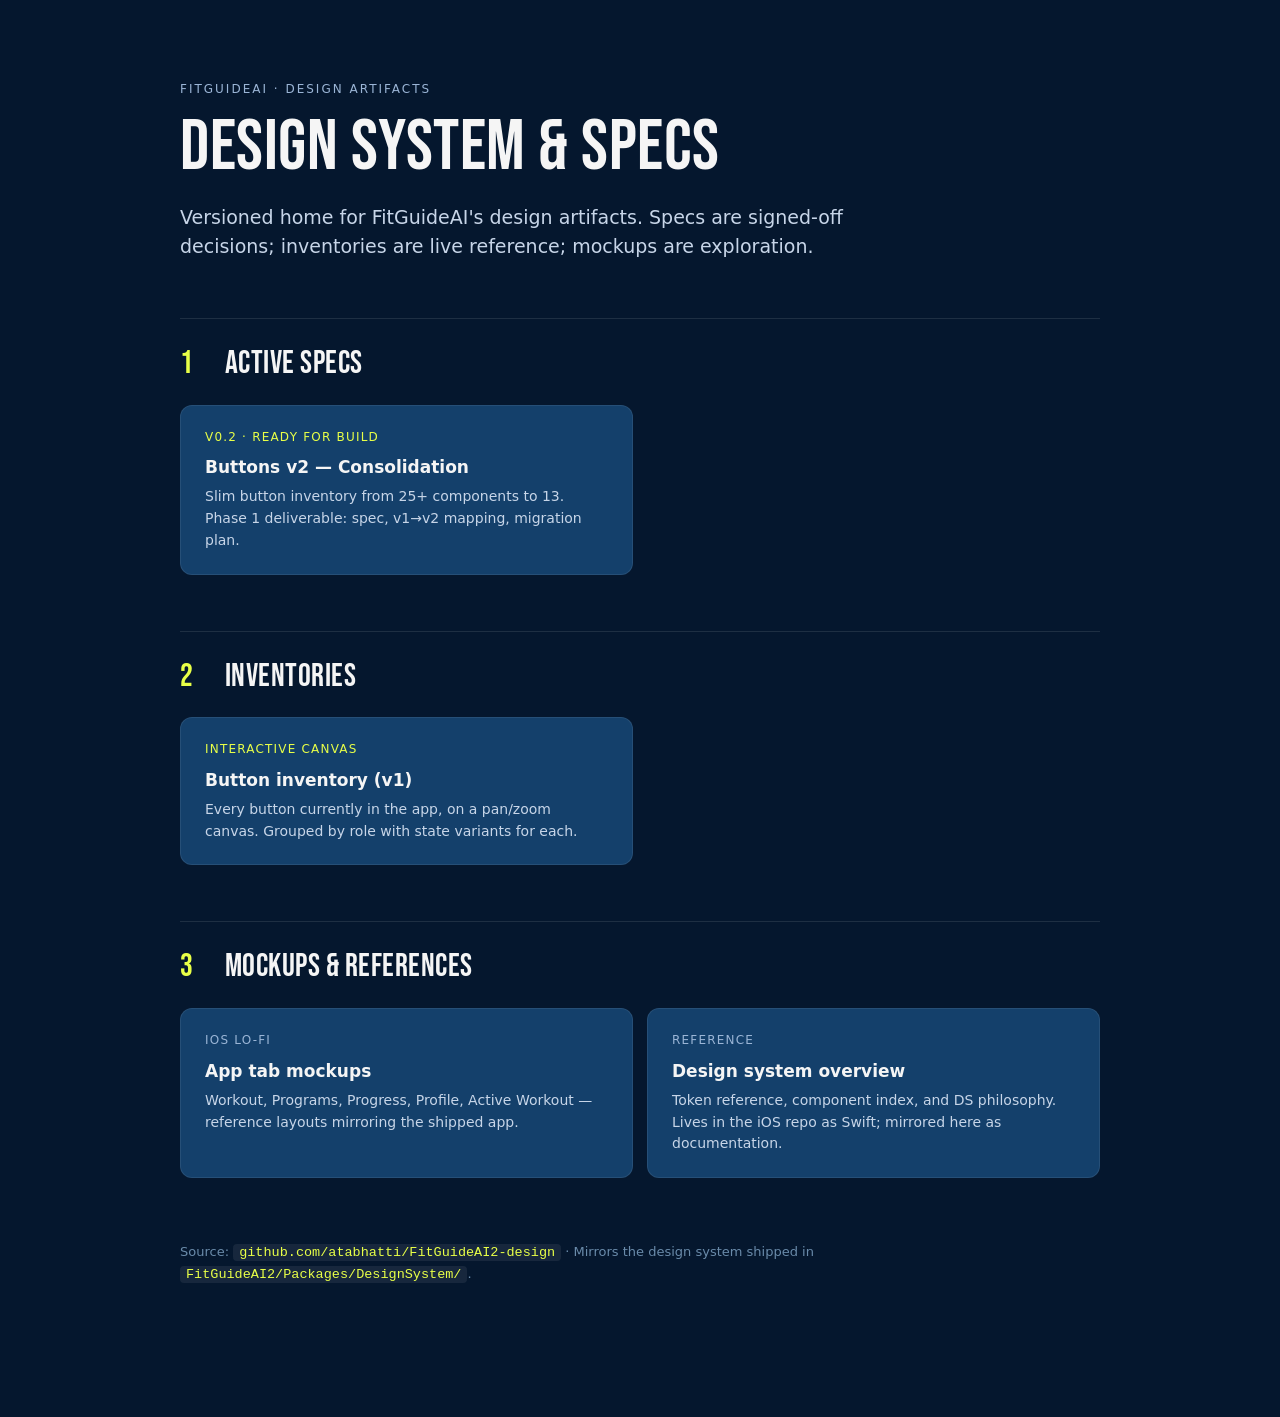
<file: index.html>
<!doctype html>
<html lang="en">
<head>
<meta charset="utf-8" />
<meta name="viewport" content="width=device-width,initial-scale=1" />
<title>FitGuideAI · Design</title>
<link rel="stylesheet" href="colors_and_type.css" />
<style>
  :root { color-scheme: dark; }
  html, body {
    margin: 0;
    background: #05172E;
    color: #F5F5F5;
    font-family: var(--font-sans, -apple-system, system-ui, sans-serif);
    font-size: 16px;
    line-height: 1.55;
  }
  .page { max-width: 920px; margin: 0 auto; padding: 80px 48px 120px; }
  .eyebrow {
    font-size: 12px; letter-spacing: 2px; text-transform: uppercase;
    color: #9BB5D6; margin-bottom: 12px;
  }
  h1 {
    font-family: var(--font-display, "Bebas Neue", Impact, sans-serif);
    font-weight: 400; font-size: 72px; line-height: 1.02;
    letter-spacing: 0.5px; margin: 0 0 16px;
  }
  .deck { font-size: 19px; color: #C7D5E8; margin-bottom: 56px; max-width: 720px; }
  h2 {
    font-family: var(--font-display, "Bebas Neue", Impact, sans-serif);
    font-weight: 400; font-size: 32px; letter-spacing: 0.5px;
    margin: 56px 0 16px; padding-top: 20px;
    border-top: 1px solid rgba(255,255,255,0.10);
  }
  h2 .num { color: #E8FF47; display: inline-block; width: 1.4em; }
  .grid { display: grid; grid-template-columns: repeat(2, 1fr); gap: 14px; margin: 0 0 24px; }
  a.card {
    display: block;
    background: #14406B;
    border: 1px solid rgba(255,255,255,0.08);
    border-radius: 12px;
    padding: 22px 24px;
    text-decoration: none;
    color: inherit;
    transition: border-color 0.15s ease, transform 0.15s ease;
  }
  a.card:hover { border-color: #E8FF47; transform: translateY(-1px); }
  a.card h3 {
    margin: 0 0 6px;
    font-size: 17px; font-weight: 600; color: #F5F5F5;
  }
  a.card .meta {
    font-size: 12px; letter-spacing: 1.2px; text-transform: uppercase;
    color: #E8FF47; margin-bottom: 8px;
  }
  a.card p {
    margin: 0; color: #C7D5E8; font-size: 14px;
  }
  a.card.muted .meta { color: #9BB5D6; }
  a.card.muted:hover { border-color: #9BB5D6; }
  .footnote { font-size: 13px; color: #6A8BAA; margin-top: 64px; }
  code { font-family: ui-monospace, "SF Mono", Menlo, monospace; font-size: 13.5px;
         background: rgba(255,255,255,0.07); padding: 1px 6px; border-radius: 4px; color: #E8FF47; }
</style>
</head>
<body>
<main class="page">

  <div class="eyebrow">FitGuideAI · Design Artifacts</div>
  <h1>Design System &amp; Specs</h1>
  <p class="deck">Versioned home for FitGuideAI's design artifacts. Specs are signed-off decisions; inventories are live reference; mockups are exploration.</p>

  <h2><span class="num">1</span>Active specs</h2>
  <div class="grid">
    <a class="card" href="buttons-v2-spec.html">
      <div class="meta">v0.2 · ready for build</div>
      <h3>Buttons v2 — Consolidation</h3>
      <p>Slim button inventory from 25+ components to 13. Phase 1 deliverable: spec, v1→v2 mapping, migration plan.</p>
    </a>
  </div>

  <h2><span class="num">2</span>Inventories</h2>
  <div class="grid">
    <a class="card" href="button_review/Buttons.html">
      <div class="meta">Interactive canvas</div>
      <h3>Button inventory (v1)</h3>
      <p>Every button currently in the app, on a pan/zoom canvas. Grouped by role with state variants for each.</p>
    </a>
  </div>

  <h2><span class="num">3</span>Mockups &amp; references</h2>
  <div class="grid">
    <a class="card muted" href="ui_kits/ios_app/index.html">
      <div class="meta">iOS lo-fi</div>
      <h3>App tab mockups</h3>
      <p>Workout, Programs, Progress, Profile, Active Workout — reference layouts mirroring the shipped app.</p>
    </a>
    <a class="card muted" href="README.md">
      <div class="meta">Reference</div>
      <h3>Design system overview</h3>
      <p>Token reference, component index, and DS philosophy. Lives in the iOS repo as Swift; mirrored here as documentation.</p>
    </a>
  </div>

  <p class="footnote">Source: <code>github.com/atabhatti/FitGuideAI2-design</code> · Mirrors the design system shipped in <code>FitGuideAI2/Packages/DesignSystem/</code>.</p>

</main>
</body>
</html>
</file>
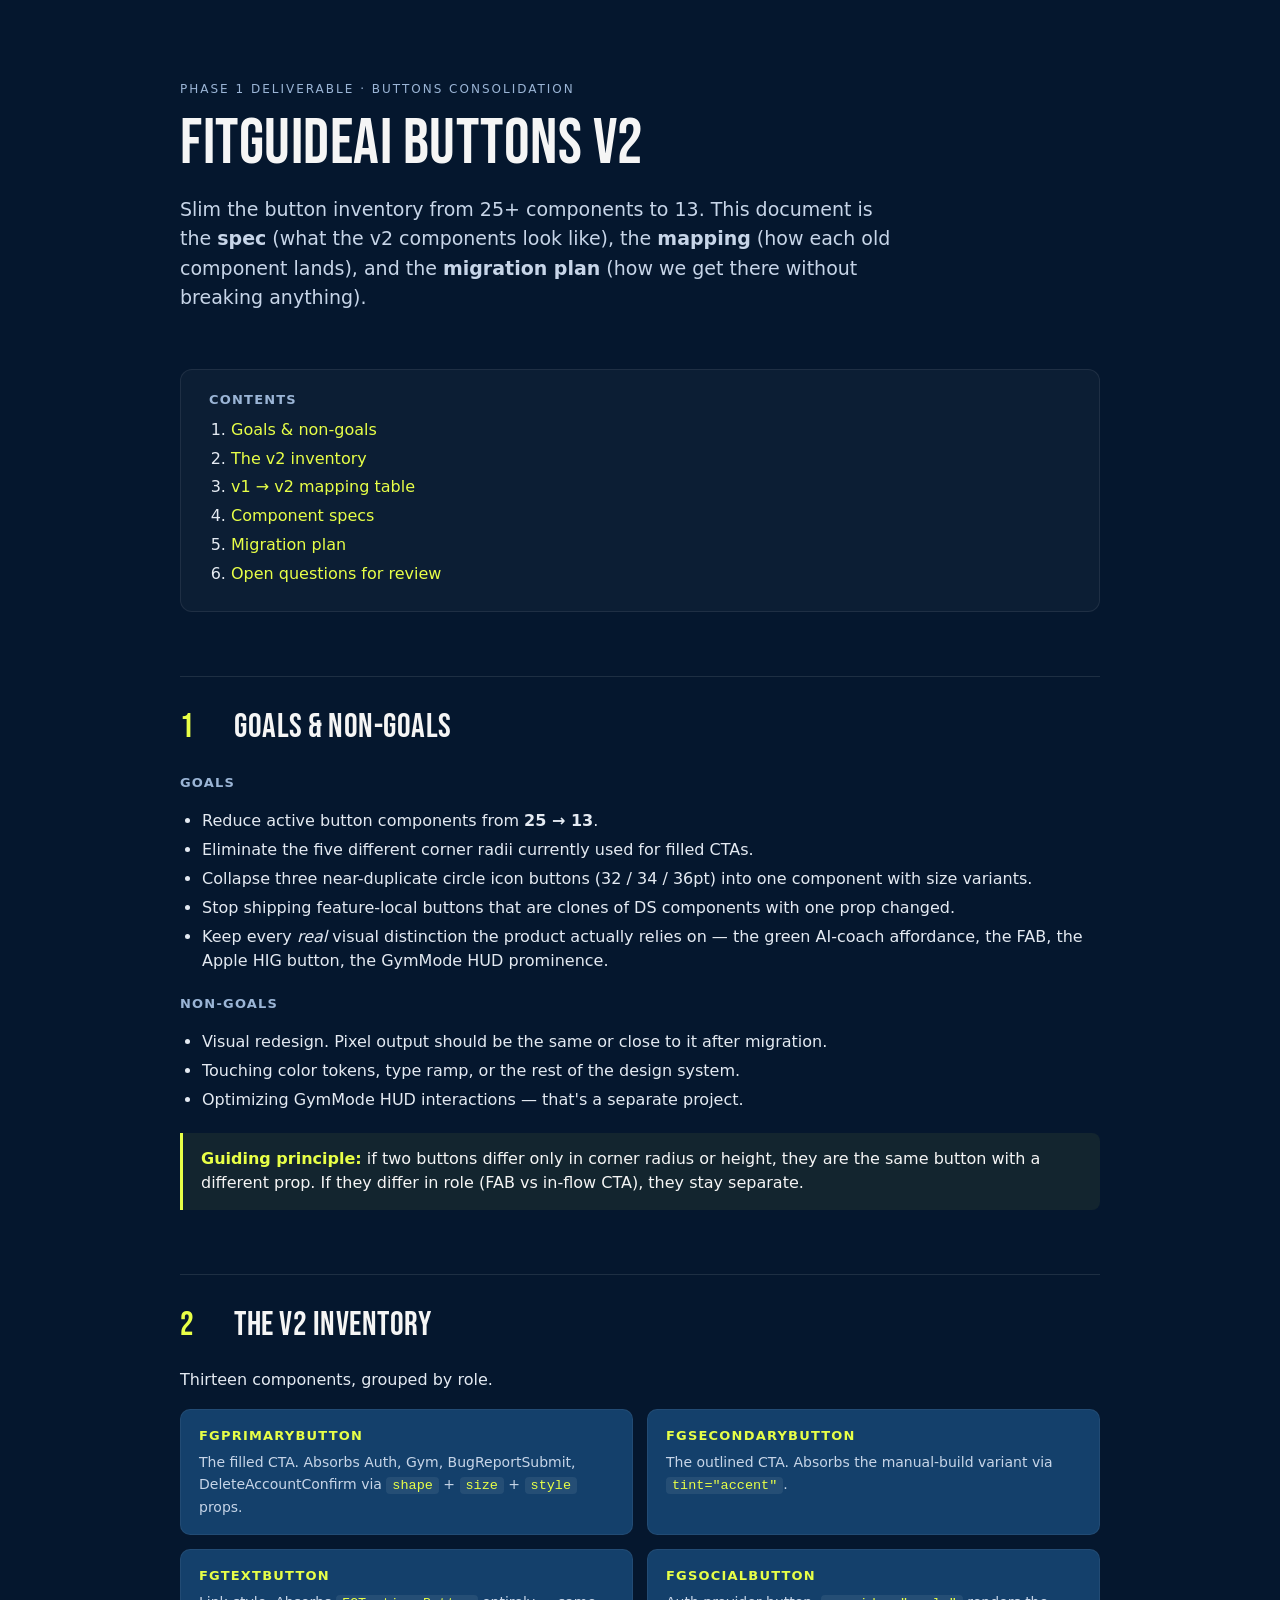
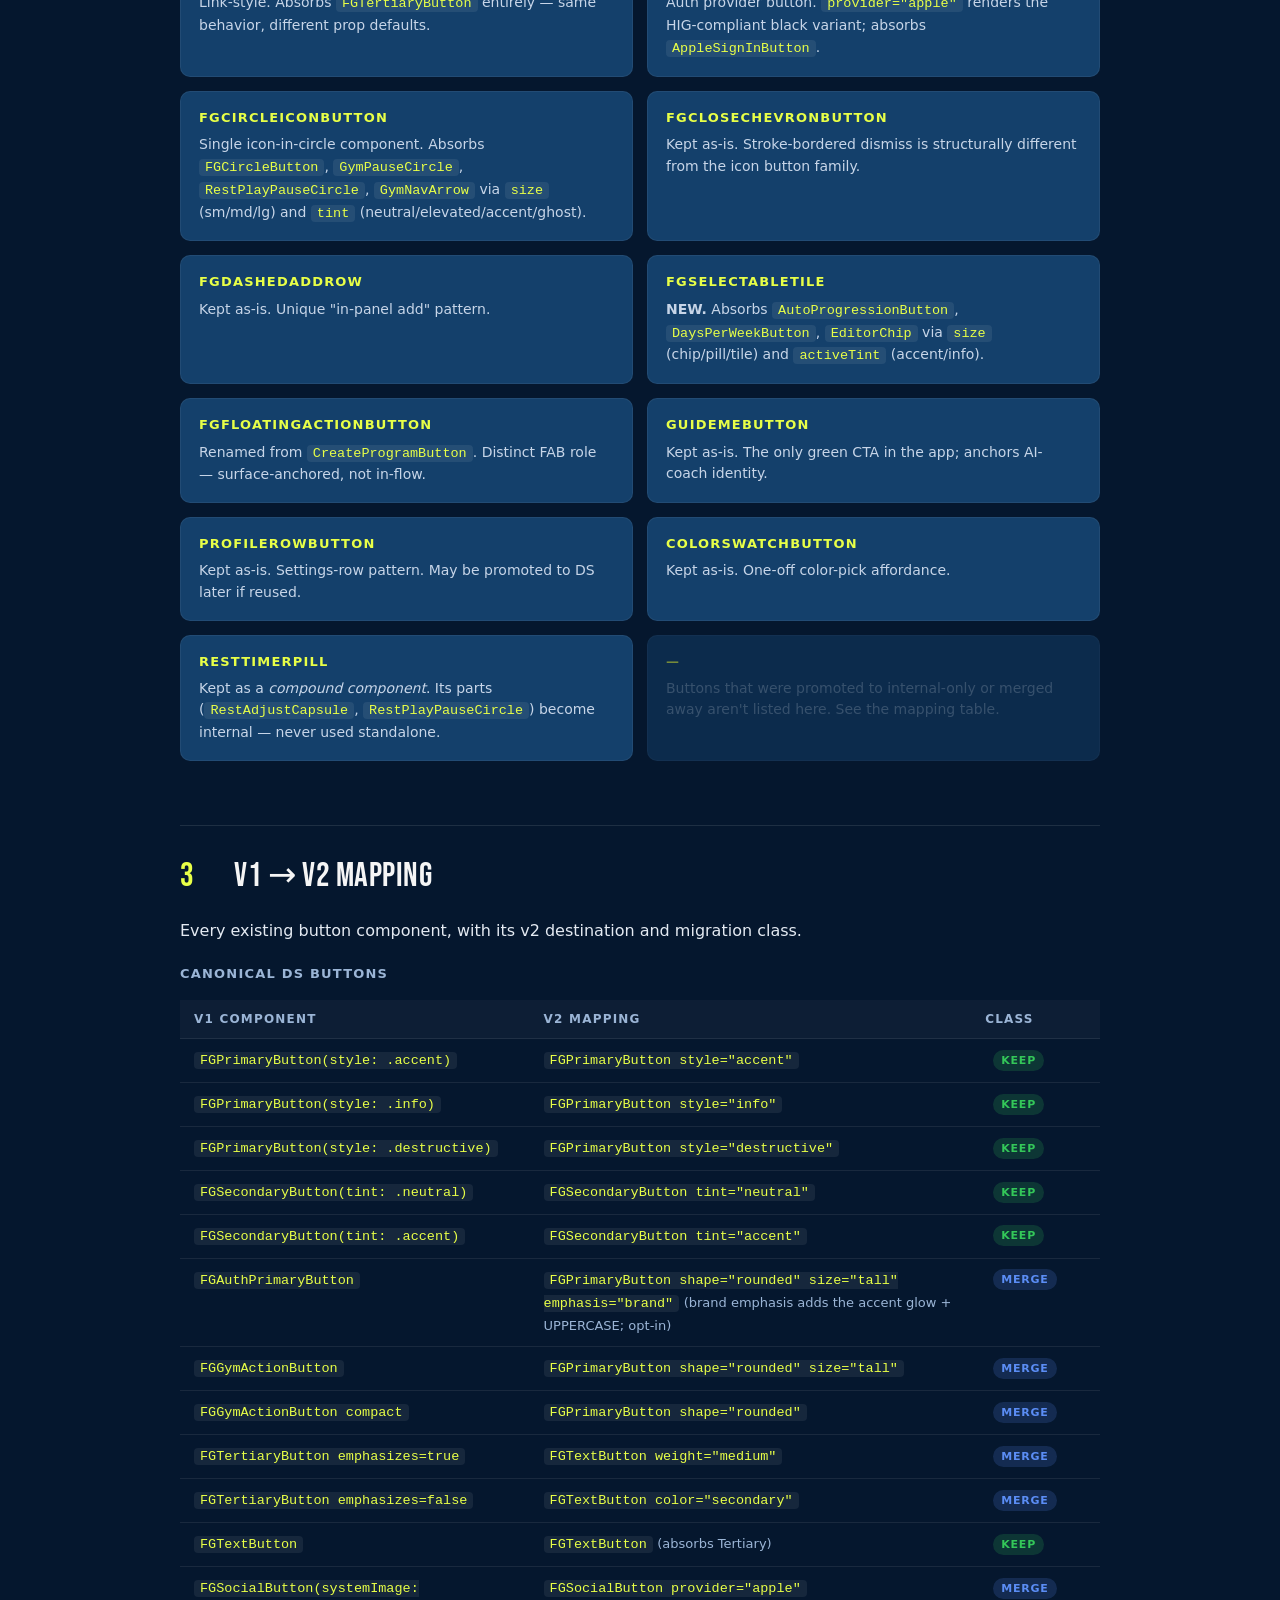
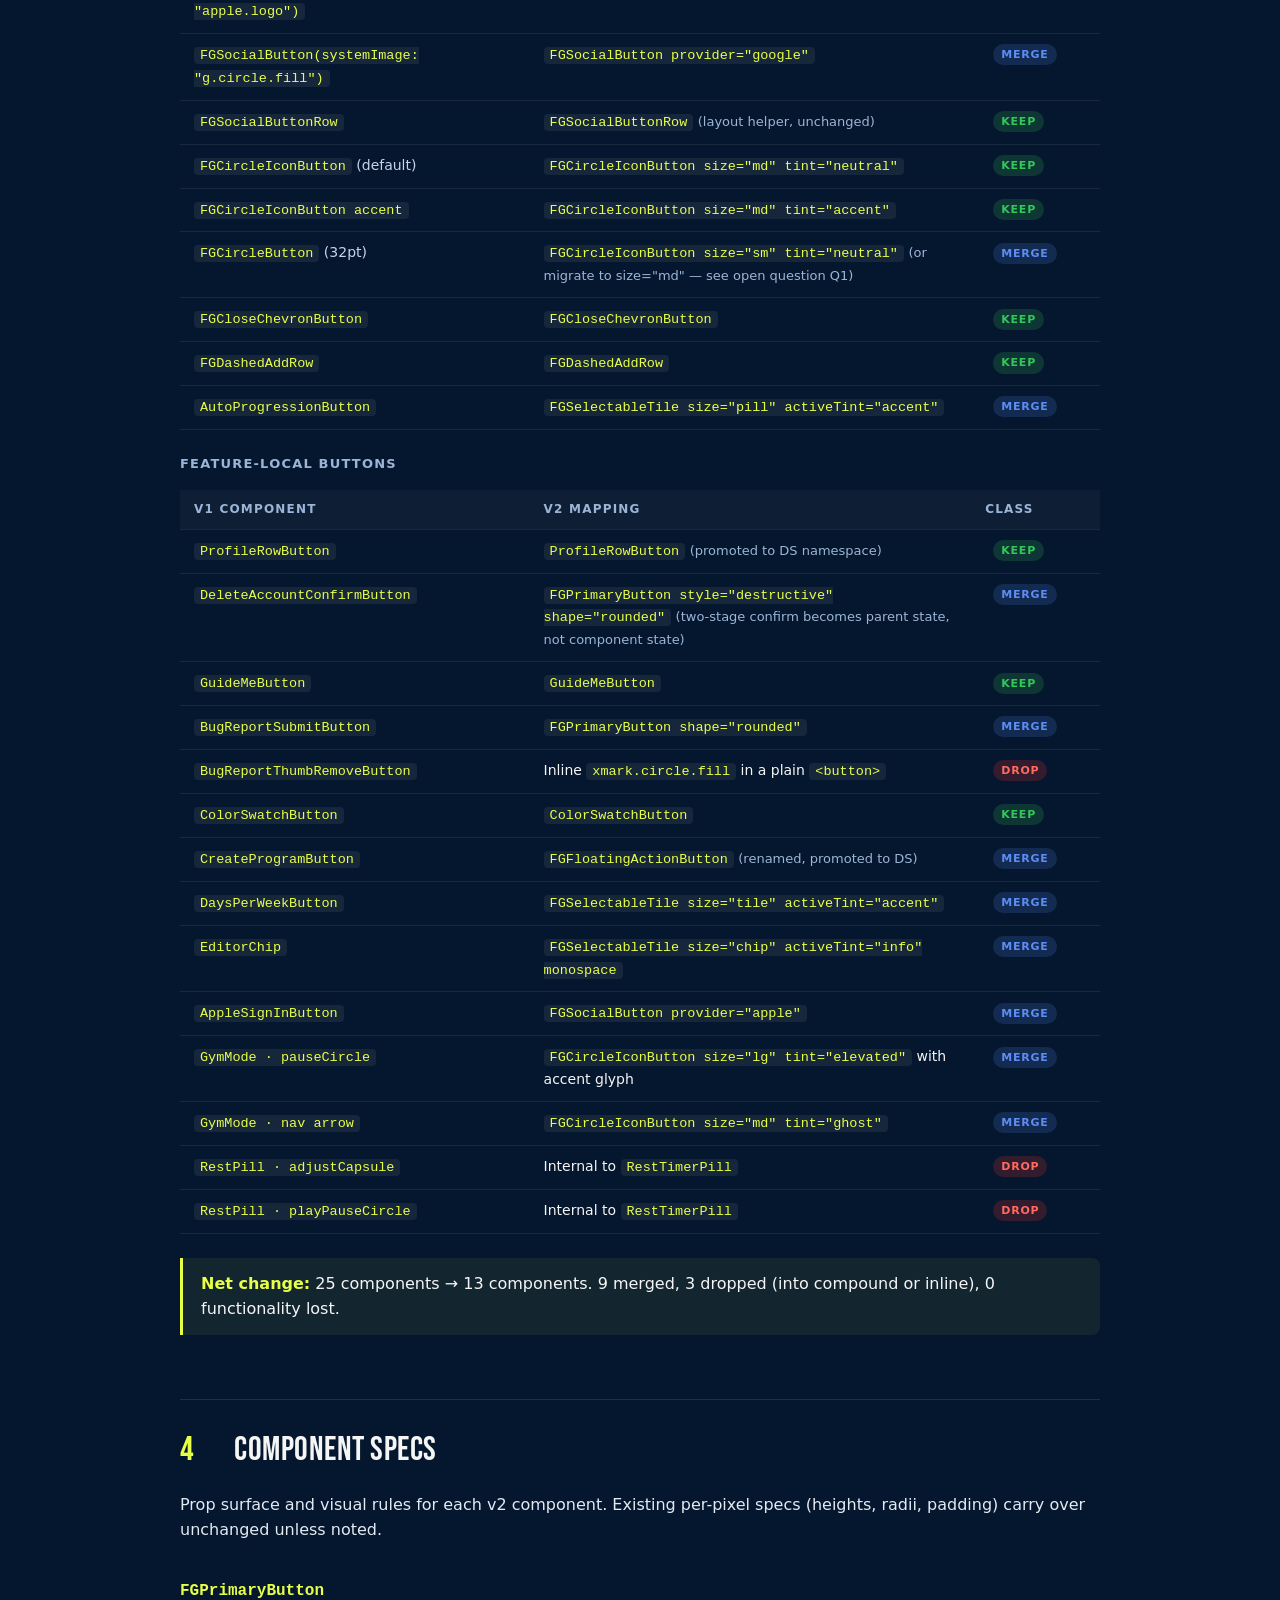
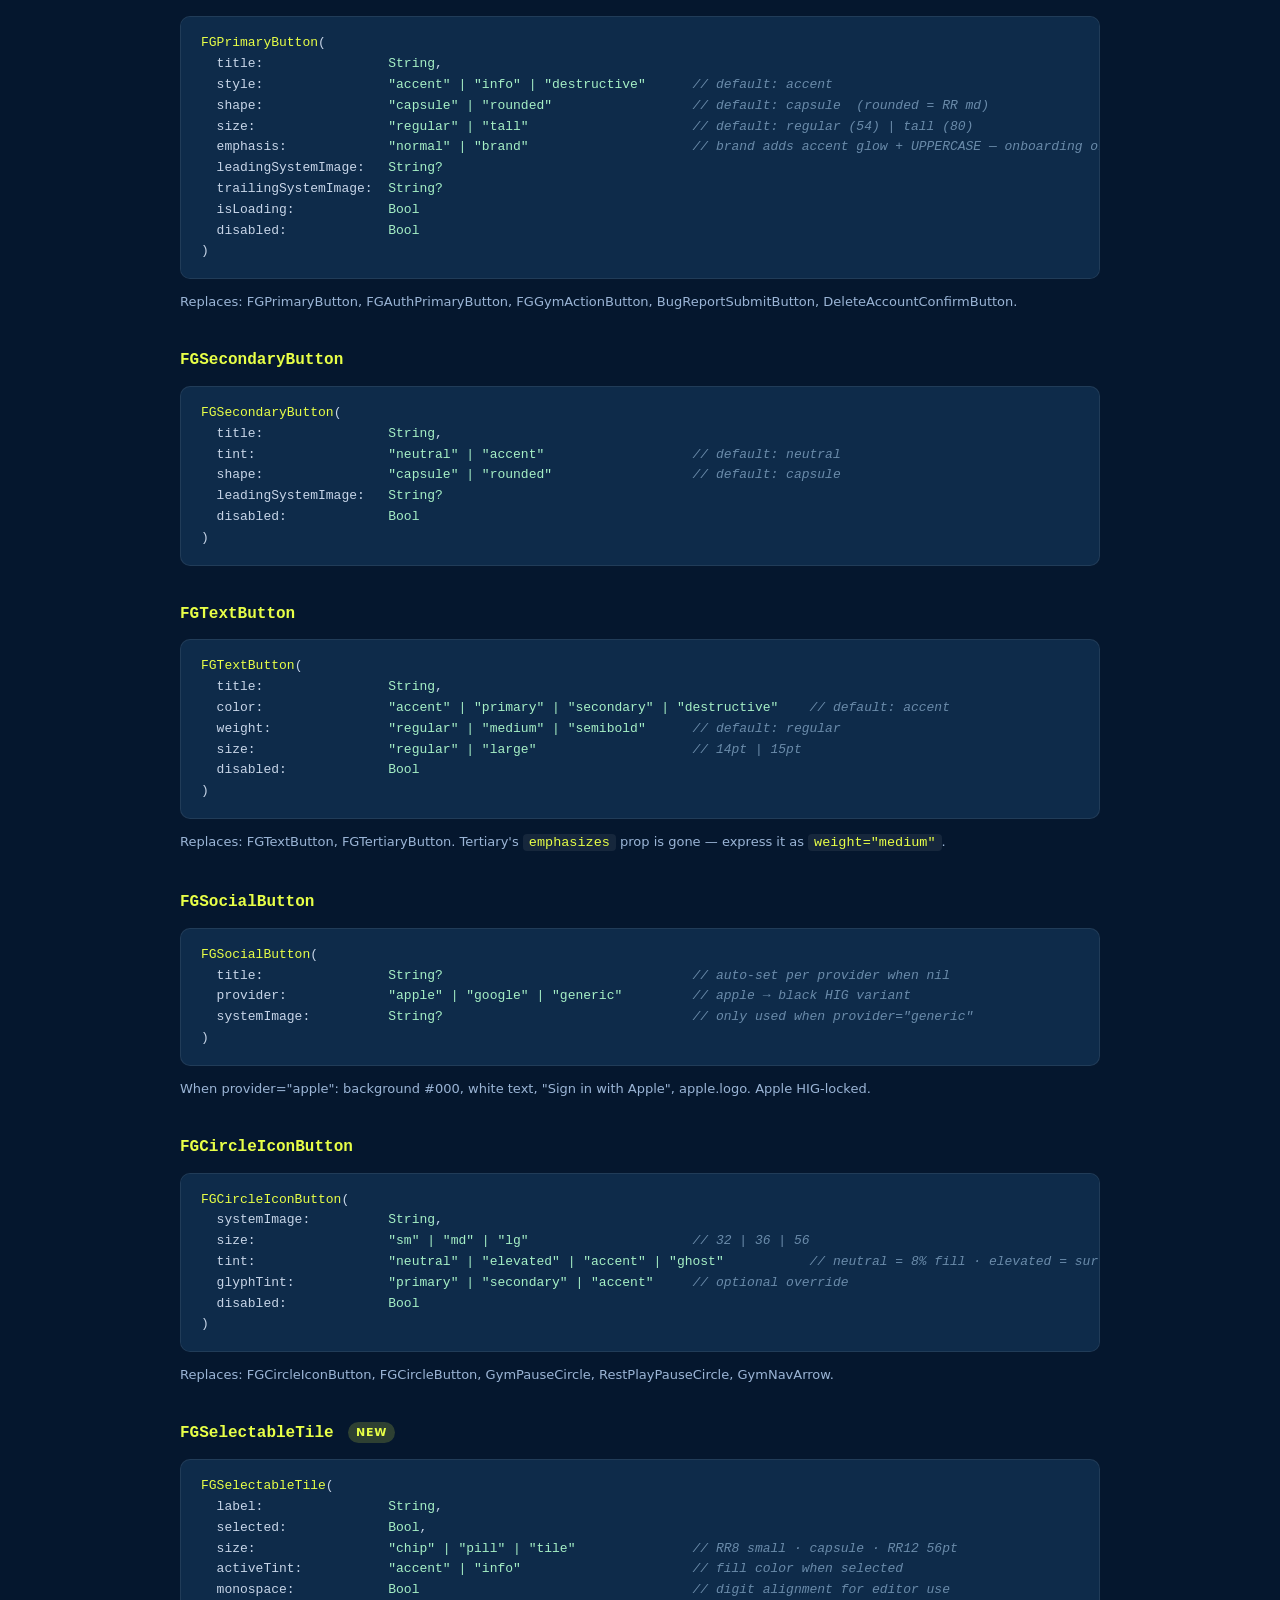
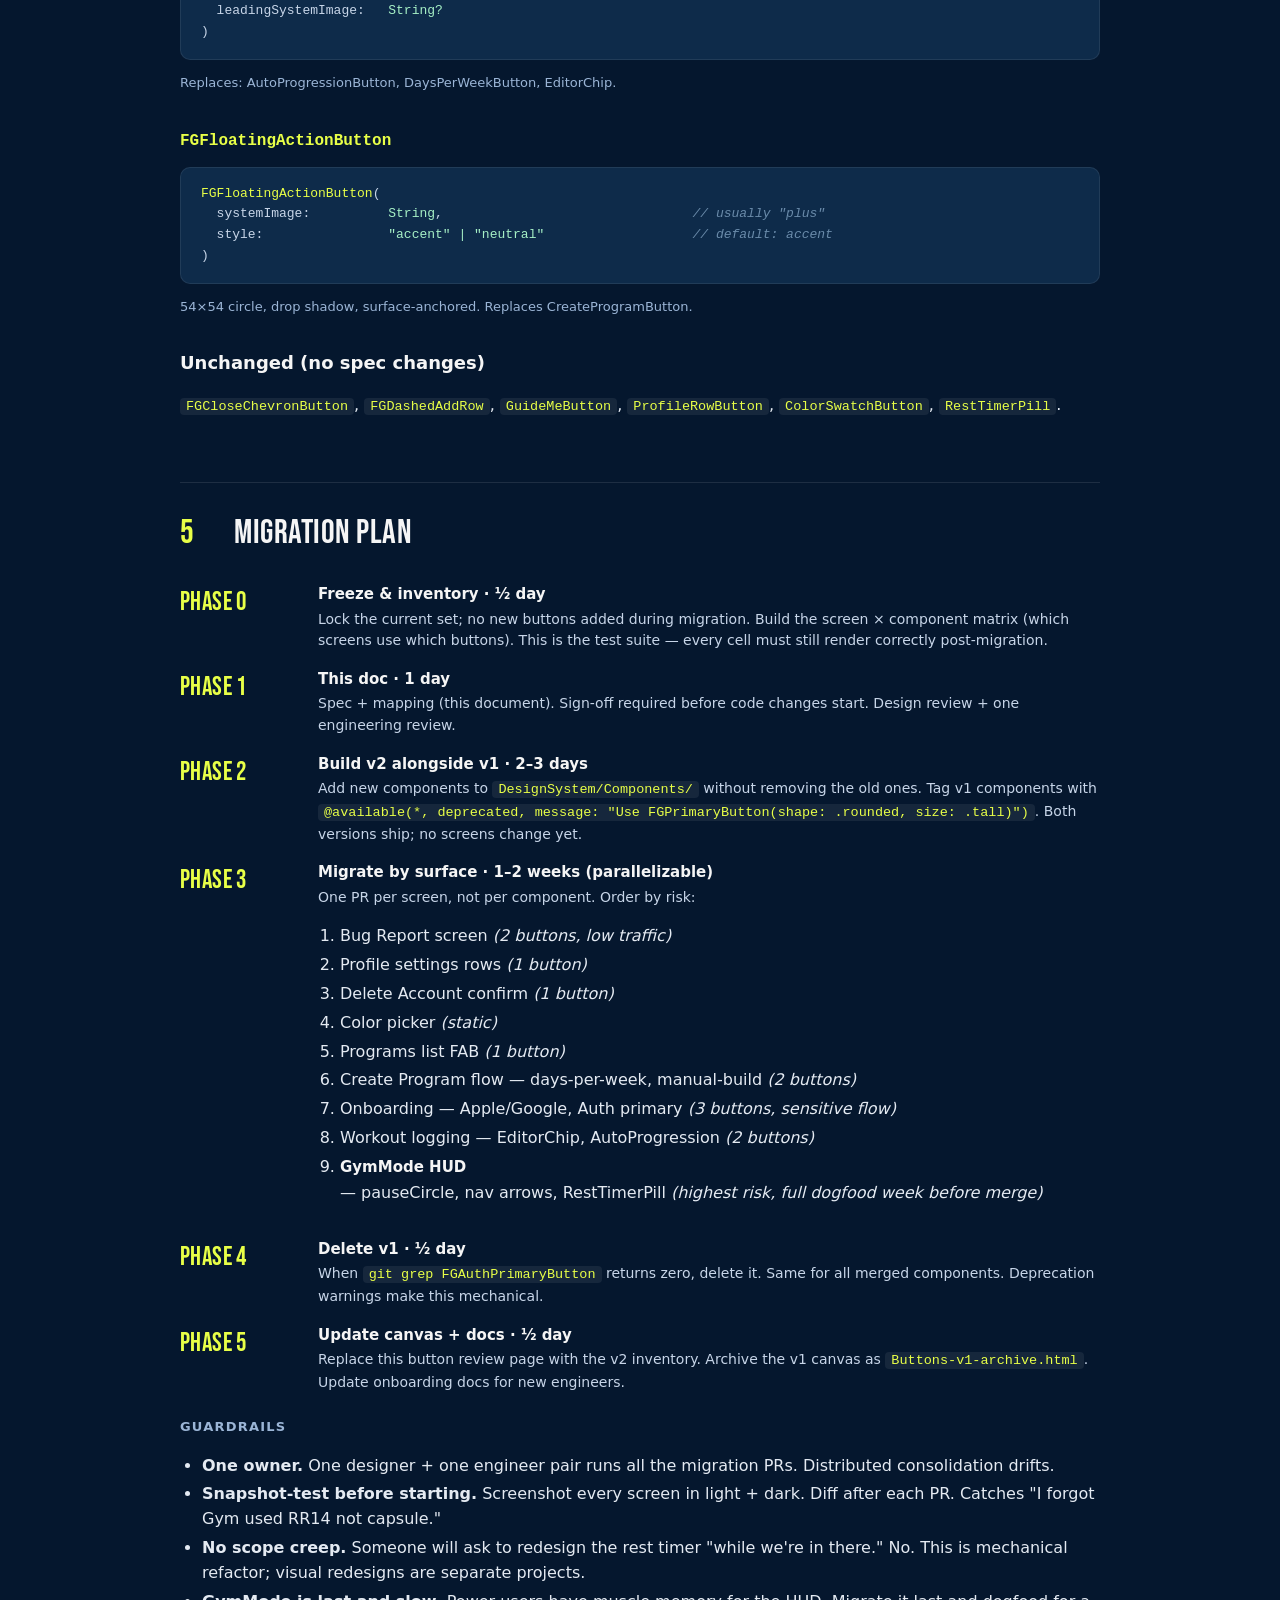
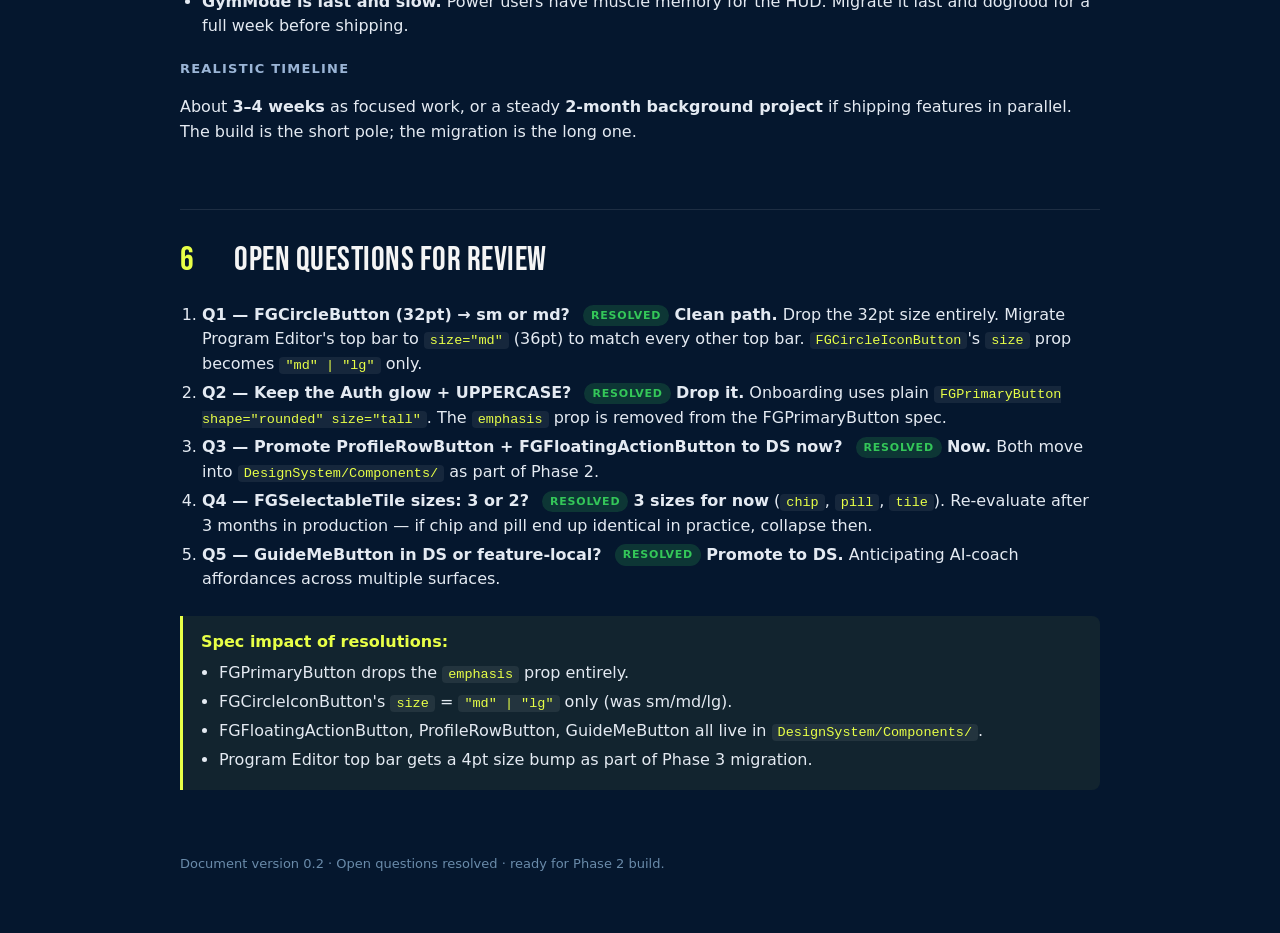
<file: Buttons v2 Spec.html>
<!doctype html>
<html lang="en">
<head>
<meta charset="utf-8" />
<meta name="viewport" content="width=device-width,initial-scale=1" />
<title>FitGuideAI · Buttons v2 — Spec & Migration Plan</title>
<link rel="stylesheet" href="../colors_and_type.css" />
<style>
  :root { color-scheme: dark; }
  html, body {
    margin: 0;
    background: #05172E;
    color: #F5F5F5;
    font-family: var(--font-sans, -apple-system, system-ui, sans-serif);
    font-size: 16px;
    line-height: 1.55;
  }
  .doc {
    max-width: 920px;
    margin: 0 auto;
    padding: 80px 48px 120px;
  }
  .eyebrow {
    font-size: 12px;
    letter-spacing: 2px;
    text-transform: uppercase;
    color: #9BB5D6;
    margin-bottom: 12px;
  }
  h1 {
    font-family: var(--font-display, "Bebas Neue", Impact, sans-serif);
    font-weight: 400;
    font-size: 64px;
    line-height: 1.02;
    letter-spacing: 0.5px;
    margin: 0 0 16px;
  }
  .deck {
    font-size: 19px;
    color: #C7D5E8;
    margin-bottom: 56px;
    max-width: 720px;
  }
  h2 {
    font-family: var(--font-display, "Bebas Neue", Impact, sans-serif);
    font-weight: 400;
    font-size: 34px;
    letter-spacing: 0.5px;
    margin: 64px 0 8px;
    padding-top: 24px;
    border-top: 1px solid rgba(255,255,255,0.10);
  }
  h2 .num {
    color: #E8FF47;
    display: inline-block;
    width: 1.6em;
  }
  h3 {
    font-size: 18px;
    font-weight: 600;
    margin: 32px 0 6px;
    color: #F5F5F5;
  }
  h3 code {
    font-size: 16px;
    color: #E8FF47;
    background: none;
    padding: 0;
  }
  h4 {
    font-size: 13px;
    text-transform: uppercase;
    letter-spacing: 1.2px;
    color: #9BB5D6;
    margin: 20px 0 8px;
    font-weight: 600;
  }
  p, li { color: #E4EAF2; }
  ul, ol { padding-left: 22px; }
  li { margin-bottom: 4px; }
  code {
    font-family: ui-monospace, "SF Mono", Menlo, monospace;
    font-size: 13.5px;
    background: rgba(255,255,255,0.07);
    padding: 1px 6px;
    border-radius: 4px;
    color: #E8FF47;
  }
  pre {
    background: #0E2B4A;
    border: 1px solid rgba(255,255,255,0.08);
    border-radius: 10px;
    padding: 16px 20px;
    overflow-x: auto;
    font-family: ui-monospace, "SF Mono", Menlo, monospace;
    font-size: 13px;
    line-height: 1.6;
    color: #C7D5E8;
  }
  pre code {
    background: none;
    padding: 0;
    color: inherit;
    font-size: inherit;
  }
  .key { color: #E8FF47; }
  .str { color: #A6F0C6; }
  .com { color: #6A8BAA; font-style: italic; }
  table {
    width: 100%;
    border-collapse: collapse;
    margin: 16px 0 24px;
    font-size: 14px;
  }
  th, td {
    text-align: left;
    padding: 10px 14px;
    border-bottom: 1px solid rgba(255,255,255,0.08);
    vertical-align: top;
  }
  th {
    font-size: 12px;
    text-transform: uppercase;
    letter-spacing: 1.2px;
    color: #9BB5D6;
    font-weight: 600;
    background: rgba(255,255,255,0.03);
  }
  td.from { color: #C7D5E8; }
  td.to { color: #F5F5F5; }
  td.to code { color: #E8FF47; }
  .pill {
    display: inline-block;
    font-size: 11px;
    letter-spacing: 0.8px;
    text-transform: uppercase;
    padding: 2px 8px;
    border-radius: 999px;
    font-weight: 600;
    vertical-align: middle;
    margin-left: 8px;
  }
  .pill--keep { background: rgba(52,199,89,0.18); color: #34C759; }
  .pill--merge { background: rgba(91,141,245,0.18); color: #5B8DF5; }
  .pill--drop { background: rgba(255,59,48,0.18); color: #FF6B61; }
  .pill--new { background: rgba(232,255,71,0.18); color: #E8FF47; }
  .callout {
    border-left: 3px solid #E8FF47;
    background: rgba(232,255,71,0.06);
    padding: 14px 18px;
    border-radius: 0 8px 8px 0;
    margin: 20px 0;
  }
  .callout strong { color: #E8FF47; }
  .grid {
    display: grid;
    grid-template-columns: repeat(2, 1fr);
    gap: 14px;
    margin: 12px 0 24px;
  }
  .card {
    background: #14406B;
    border: 1px solid rgba(255,255,255,0.06);
    border-radius: 10px;
    padding: 16px 18px;
  }
  .card h4 {
    margin: 0 0 6px;
    color: #E8FF47;
  }
  .card p {
    margin: 0;
    font-size: 14px;
    color: #C7D5E8;
  }
  .toc {
    background: rgba(255,255,255,0.03);
    border: 1px solid rgba(255,255,255,0.08);
    border-radius: 12px;
    padding: 20px 28px;
    margin: 32px 0 48px;
  }
  .toc ol { margin: 0; padding-left: 22px; }
  .toc li { margin: 4px 0; }
  .toc a { color: #E8FF47; text-decoration: none; }
  .toc a:hover { text-decoration: underline; }
  .toc h4 { margin: 0 0 8px; }
  .footnote {
    font-size: 13px;
    color: #9BB5D6;
    margin-top: 8px;
  }
  .timeline {
    display: grid;
    grid-template-columns: 110px 1fr;
    gap: 16px 28px;
    margin: 24px 0;
  }
  .timeline .when {
    font-family: var(--font-display, "Bebas Neue", Impact, sans-serif);
    font-size: 26px;
    color: #E8FF47;
    letter-spacing: 0.4px;
  }
  .timeline .what strong { display: block; color: #F5F5F5; margin-bottom: 2px; font-size: 15px; }
  .timeline .what p { margin: 0; font-size: 14px; color: #C7D5E8; }
</style>
</head>
<body>
<main class="doc">

  <div class="eyebrow">Phase 1 Deliverable · Buttons Consolidation</div>
  <h1>FitGuideAI Buttons v2</h1>
  <p class="deck">Slim the button inventory from 25+ components to 13. This document is the <strong>spec</strong> (what the v2 components look like), the <strong>mapping</strong> (how each old component lands), and the <strong>migration plan</strong> (how we get there without breaking anything).</p>

  <nav class="toc">
    <h4>Contents</h4>
    <ol>
      <li><a href="#goals">Goals &amp; non-goals</a></li>
      <li><a href="#inventory">The v2 inventory</a></li>
      <li><a href="#mapping">v1 → v2 mapping table</a></li>
      <li><a href="#specs">Component specs</a></li>
      <li><a href="#plan">Migration plan</a></li>
      <li><a href="#open">Open questions for review</a></li>
    </ol>
  </nav>

  <!-- ========================================================= -->
  <h2 id="goals"><span class="num">1</span>Goals &amp; non-goals</h2>

  <h4>Goals</h4>
  <ul>
    <li>Reduce active button components from <strong>25 → 13</strong>.</li>
    <li>Eliminate the five different corner radii currently used for filled CTAs.</li>
    <li>Collapse three near-duplicate circle icon buttons (32 / 34 / 36pt) into one component with size variants.</li>
    <li>Stop shipping feature-local buttons that are clones of DS components with one prop changed.</li>
    <li>Keep every <em>real</em> visual distinction the product actually relies on — the green AI-coach affordance, the FAB, the Apple HIG button, the GymMode HUD prominence.</li>
  </ul>

  <h4>Non-goals</h4>
  <ul>
    <li>Visual redesign. Pixel output should be the same or close to it after migration.</li>
    <li>Touching color tokens, type ramp, or the rest of the design system.</li>
    <li>Optimizing GymMode HUD interactions — that's a separate project.</li>
  </ul>

  <div class="callout">
    <strong>Guiding principle:</strong> if two buttons differ only in corner radius or height, they are the same button with a different prop. If they differ in role (FAB vs in-flow CTA), they stay separate.
  </div>

  <!-- ========================================================= -->
  <h2 id="inventory"><span class="num">2</span>The v2 inventory</h2>
  <p>Thirteen components, grouped by role.</p>

  <div class="grid">
    <div class="card"><h4>FGPrimaryButton</h4><p>The filled CTA. Absorbs Auth, Gym, BugReportSubmit, DeleteAccountConfirm via <code>shape</code> + <code>size</code> + <code>style</code> props.</p></div>
    <div class="card"><h4>FGSecondaryButton</h4><p>The outlined CTA. Absorbs the manual-build variant via <code>tint="accent"</code>.</p></div>

    <div class="card"><h4>FGTextButton</h4><p>Link-style. Absorbs <code>FGTertiaryButton</code> entirely — same behavior, different prop defaults.</p></div>
    <div class="card"><h4>FGSocialButton</h4><p>Auth provider button. <code>provider="apple"</code> renders the HIG-compliant black variant; absorbs <code>AppleSignInButton</code>.</p></div>

    <div class="card"><h4>FGCircleIconButton</h4><p>Single icon-in-circle component. Absorbs <code>FGCircleButton</code>, <code>GymPauseCircle</code>, <code>RestPlayPauseCircle</code>, <code>GymNavArrow</code> via <code>size</code> (sm/md/lg) and <code>tint</code> (neutral/elevated/accent/ghost).</p></div>
    <div class="card"><h4>FGCloseChevronButton</h4><p>Kept as-is. Stroke-bordered dismiss is structurally different from the icon button family.</p></div>

    <div class="card"><h4>FGDashedAddRow</h4><p>Kept as-is. Unique "in-panel add" pattern.</p></div>
    <div class="card"><h4>FGSelectableTile</h4><p><strong>NEW.</strong> Absorbs <code>AutoProgressionButton</code>, <code>DaysPerWeekButton</code>, <code>EditorChip</code> via <code>size</code> (chip/pill/tile) and <code>activeTint</code> (accent/info).</p></div>

    <div class="card"><h4>FGFloatingActionButton</h4><p>Renamed from <code>CreateProgramButton</code>. Distinct FAB role — surface-anchored, not in-flow.</p></div>
    <div class="card"><h4>GuideMeButton</h4><p>Kept as-is. The only green CTA in the app; anchors AI-coach identity.</p></div>

    <div class="card"><h4>ProfileRowButton</h4><p>Kept as-is. Settings-row pattern. May be promoted to DS later if reused.</p></div>
    <div class="card"><h4>ColorSwatchButton</h4><p>Kept as-is. One-off color-pick affordance.</p></div>

    <div class="card"><h4>RestTimerPill</h4><p>Kept as a <em>compound component</em>. Its parts (<code>RestAdjustCapsule</code>, <code>RestPlayPauseCircle</code>) become internal — never used standalone.</p></div>
    <div class="card" style="opacity:0.5"><h4>—</h4><p style="color:#6A8BAA">Buttons that were promoted to internal-only or merged away aren't listed here. See the mapping table.</p></div>
  </div>

  <!-- ========================================================= -->
  <h2 id="mapping"><span class="num">3</span>v1 → v2 mapping</h2>
  <p>Every existing button component, with its v2 destination and migration class.</p>

  <h4>Canonical DS buttons</h4>
  <table>
    <thead><tr><th style="width:38%">v1 component</th><th>v2 mapping</th><th style="width:14%">Class</th></tr></thead>
    <tbody>
      <tr><td class="from"><code>FGPrimaryButton(style: .accent)</code></td><td class="to"><code>FGPrimaryButton style="accent"</code></td><td><span class="pill pill--keep">keep</span></td></tr>
      <tr><td class="from"><code>FGPrimaryButton(style: .info)</code></td><td class="to"><code>FGPrimaryButton style="info"</code></td><td><span class="pill pill--keep">keep</span></td></tr>
      <tr><td class="from"><code>FGPrimaryButton(style: .destructive)</code></td><td class="to"><code>FGPrimaryButton style="destructive"</code></td><td><span class="pill pill--keep">keep</span></td></tr>
      <tr><td class="from"><code>FGSecondaryButton(tint: .neutral)</code></td><td class="to"><code>FGSecondaryButton tint="neutral"</code></td><td><span class="pill pill--keep">keep</span></td></tr>
      <tr><td class="from"><code>FGSecondaryButton(tint: .accent)</code></td><td class="to"><code>FGSecondaryButton tint="accent"</code></td><td><span class="pill pill--keep">keep</span></td></tr>
      <tr><td class="from"><code>FGAuthPrimaryButton</code></td><td class="to"><code>FGPrimaryButton shape="rounded" size="tall" emphasis="brand"</code> <span class="footnote">(brand emphasis adds the accent glow + UPPERCASE; opt-in)</span></td><td><span class="pill pill--merge">merge</span></td></tr>
      <tr><td class="from"><code>FGGymActionButton</code></td><td class="to"><code>FGPrimaryButton shape="rounded" size="tall"</code></td><td><span class="pill pill--merge">merge</span></td></tr>
      <tr><td class="from"><code>FGGymActionButton compact</code></td><td class="to"><code>FGPrimaryButton shape="rounded"</code></td><td><span class="pill pill--merge">merge</span></td></tr>
      <tr><td class="from"><code>FGTertiaryButton emphasizes=true</code></td><td class="to"><code>FGTextButton weight="medium"</code></td><td><span class="pill pill--merge">merge</span></td></tr>
      <tr><td class="from"><code>FGTertiaryButton emphasizes=false</code></td><td class="to"><code>FGTextButton color="secondary"</code></td><td><span class="pill pill--merge">merge</span></td></tr>
      <tr><td class="from"><code>FGTextButton</code></td><td class="to"><code>FGTextButton</code> <span class="footnote">(absorbs Tertiary)</span></td><td><span class="pill pill--keep">keep</span></td></tr>
      <tr><td class="from"><code>FGSocialButton(systemImage: "apple.logo")</code></td><td class="to"><code>FGSocialButton provider="apple"</code></td><td><span class="pill pill--merge">merge</span></td></tr>
      <tr><td class="from"><code>FGSocialButton(systemImage: "g.circle.fill")</code></td><td class="to"><code>FGSocialButton provider="google"</code></td><td><span class="pill pill--merge">merge</span></td></tr>
      <tr><td class="from"><code>FGSocialButtonRow</code></td><td class="to"><code>FGSocialButtonRow</code> <span class="footnote">(layout helper, unchanged)</span></td><td><span class="pill pill--keep">keep</span></td></tr>
      <tr><td class="from"><code>FGCircleIconButton</code> (default)</td><td class="to"><code>FGCircleIconButton size="md" tint="neutral"</code></td><td><span class="pill pill--keep">keep</span></td></tr>
      <tr><td class="from"><code>FGCircleIconButton accent</code></td><td class="to"><code>FGCircleIconButton size="md" tint="accent"</code></td><td><span class="pill pill--keep">keep</span></td></tr>
      <tr><td class="from"><code>FGCircleButton</code> (32pt)</td><td class="to"><code>FGCircleIconButton size="sm" tint="neutral"</code> <span class="footnote">(or migrate to size="md" — see open question Q1)</span></td><td><span class="pill pill--merge">merge</span></td></tr>
      <tr><td class="from"><code>FGCloseChevronButton</code></td><td class="to"><code>FGCloseChevronButton</code></td><td><span class="pill pill--keep">keep</span></td></tr>
      <tr><td class="from"><code>FGDashedAddRow</code></td><td class="to"><code>FGDashedAddRow</code></td><td><span class="pill pill--keep">keep</span></td></tr>
      <tr><td class="from"><code>AutoProgressionButton</code></td><td class="to"><code>FGSelectableTile size="pill" activeTint="accent"</code></td><td><span class="pill pill--merge">merge</span></td></tr>
    </tbody>
  </table>

  <h4>Feature-local buttons</h4>
  <table>
    <thead><tr><th style="width:38%">v1 component</th><th>v2 mapping</th><th style="width:14%">Class</th></tr></thead>
    <tbody>
      <tr><td class="from"><code>ProfileRowButton</code></td><td class="to"><code>ProfileRowButton</code> <span class="footnote">(promoted to DS namespace)</span></td><td><span class="pill pill--keep">keep</span></td></tr>
      <tr><td class="from"><code>DeleteAccountConfirmButton</code></td><td class="to"><code>FGPrimaryButton style="destructive" shape="rounded"</code> <span class="footnote">(two-stage confirm becomes parent state, not component state)</span></td><td><span class="pill pill--merge">merge</span></td></tr>
      <tr><td class="from"><code>GuideMeButton</code></td><td class="to"><code>GuideMeButton</code></td><td><span class="pill pill--keep">keep</span></td></tr>
      <tr><td class="from"><code>BugReportSubmitButton</code></td><td class="to"><code>FGPrimaryButton shape="rounded"</code></td><td><span class="pill pill--merge">merge</span></td></tr>
      <tr><td class="from"><code>BugReportThumbRemoveButton</code></td><td class="to">Inline <code>xmark.circle.fill</code> in a plain <code>&lt;button&gt;</code></td><td><span class="pill pill--drop">drop</span></td></tr>
      <tr><td class="from"><code>ColorSwatchButton</code></td><td class="to"><code>ColorSwatchButton</code></td><td><span class="pill pill--keep">keep</span></td></tr>
      <tr><td class="from"><code>CreateProgramButton</code></td><td class="to"><code>FGFloatingActionButton</code> <span class="footnote">(renamed, promoted to DS)</span></td><td><span class="pill pill--merge">merge</span></td></tr>
      <tr><td class="from"><code>DaysPerWeekButton</code></td><td class="to"><code>FGSelectableTile size="tile" activeTint="accent"</code></td><td><span class="pill pill--merge">merge</span></td></tr>
      <tr><td class="from"><code>EditorChip</code></td><td class="to"><code>FGSelectableTile size="chip" activeTint="info" monospace</code></td><td><span class="pill pill--merge">merge</span></td></tr>
      <tr><td class="from"><code>AppleSignInButton</code></td><td class="to"><code>FGSocialButton provider="apple"</code></td><td><span class="pill pill--merge">merge</span></td></tr>
      <tr><td class="from"><code>GymMode · pauseCircle</code></td><td class="to"><code>FGCircleIconButton size="lg" tint="elevated"</code> with accent glyph</td><td><span class="pill pill--merge">merge</span></td></tr>
      <tr><td class="from"><code>GymMode · nav arrow</code></td><td class="to"><code>FGCircleIconButton size="md" tint="ghost"</code></td><td><span class="pill pill--merge">merge</span></td></tr>
      <tr><td class="from"><code>RestPill · adjustCapsule</code></td><td class="to">Internal to <code>RestTimerPill</code></td><td><span class="pill pill--drop">drop</span></td></tr>
      <tr><td class="from"><code>RestPill · playPauseCircle</code></td><td class="to">Internal to <code>RestTimerPill</code></td><td><span class="pill pill--drop">drop</span></td></tr>
    </tbody>
  </table>

  <div class="callout">
    <strong>Net change:</strong> 25 components → 13 components. 9 merged, 3 dropped (into compound or inline), 0 functionality lost.
  </div>

  <!-- ========================================================= -->
  <h2 id="specs"><span class="num">4</span>Component specs</h2>
  <p>Prop surface and visual rules for each v2 component. Existing per-pixel specs (heights, radii, padding) carry over unchanged unless noted.</p>

  <h3><code>FGPrimaryButton</code></h3>
<pre><code><span class="key">FGPrimaryButton</span>(
  title:                <span class="str">String</span>,
  style:                <span class="str">"accent" | "info" | "destructive"</span>      <span class="com">// default: accent</span>
  shape:                <span class="str">"capsule" | "rounded"</span>                  <span class="com">// default: capsule  (rounded = RR md)</span>
  size:                 <span class="str">"regular" | "tall"</span>                     <span class="com">// default: regular (54) | tall (80)</span>
  emphasis:             <span class="str">"normal" | "brand"</span>                     <span class="com">// brand adds accent glow + UPPERCASE — onboarding only</span>
  leadingSystemImage:   <span class="str">String?</span>
  trailingSystemImage:  <span class="str">String?</span>
  isLoading:            <span class="str">Bool</span>
  disabled:             <span class="str">Bool</span>
)</code></pre>
  <p class="footnote">Replaces: FGPrimaryButton, FGAuthPrimaryButton, FGGymActionButton, BugReportSubmitButton, DeleteAccountConfirmButton.</p>

  <h3><code>FGSecondaryButton</code></h3>
<pre><code><span class="key">FGSecondaryButton</span>(
  title:                <span class="str">String</span>,
  tint:                 <span class="str">"neutral" | "accent"</span>                   <span class="com">// default: neutral</span>
  shape:                <span class="str">"capsule" | "rounded"</span>                  <span class="com">// default: capsule</span>
  leadingSystemImage:   <span class="str">String?</span>
  disabled:             <span class="str">Bool</span>
)</code></pre>

  <h3><code>FGTextButton</code></h3>
<pre><code><span class="key">FGTextButton</span>(
  title:                <span class="str">String</span>,
  color:                <span class="str">"accent" | "primary" | "secondary" | "destructive"</span>    <span class="com">// default: accent</span>
  weight:               <span class="str">"regular" | "medium" | "semibold"</span>      <span class="com">// default: regular</span>
  size:                 <span class="str">"regular" | "large"</span>                    <span class="com">// 14pt | 15pt</span>
  disabled:             <span class="str">Bool</span>
)</code></pre>
  <p class="footnote">Replaces: FGTextButton, FGTertiaryButton. Tertiary's <code>emphasizes</code> prop is gone — express it as <code>weight="medium"</code>.</p>

  <h3><code>FGSocialButton</code></h3>
<pre><code><span class="key">FGSocialButton</span>(
  title:                <span class="str">String?</span>                                <span class="com">// auto-set per provider when nil</span>
  provider:             <span class="str">"apple" | "google" | "generic"</span>         <span class="com">// apple → black HIG variant</span>
  systemImage:          <span class="str">String?</span>                                <span class="com">// only used when provider="generic"</span>
)</code></pre>
  <p class="footnote">When provider="apple": background #000, white text, "Sign in with Apple", apple.logo. Apple HIG-locked.</p>

  <h3><code>FGCircleIconButton</code></h3>
<pre><code><span class="key">FGCircleIconButton</span>(
  systemImage:          <span class="str">String</span>,
  size:                 <span class="str">"sm" | "md" | "lg"</span>                     <span class="com">// 32 | 36 | 56</span>
  tint:                 <span class="str">"neutral" | "elevated" | "accent" | "ghost"</span>           <span class="com">// neutral = 8% fill · elevated = surfaceCard + shadow · ghost = transparent</span>
  glyphTint:            <span class="str">"primary" | "secondary" | "accent"</span>     <span class="com">// optional override</span>
  disabled:             <span class="str">Bool</span>
)</code></pre>
  <p class="footnote">Replaces: FGCircleIconButton, FGCircleButton, GymPauseCircle, RestPlayPauseCircle, GymNavArrow.</p>

  <h3><code>FGSelectableTile</code> <span class="pill pill--new">new</span></h3>
<pre><code><span class="key">FGSelectableTile</span>(
  label:                <span class="str">String</span>,
  selected:             <span class="str">Bool</span>,
  size:                 <span class="str">"chip" | "pill" | "tile"</span>               <span class="com">// RR8 small · capsule · RR12 56pt</span>
  activeTint:           <span class="str">"accent" | "info"</span>                      <span class="com">// fill color when selected</span>
  monospace:            <span class="str">Bool</span>                                   <span class="com">// digit alignment for editor use</span>
  leadingSystemImage:   <span class="str">String?</span>
)</code></pre>
  <p class="footnote">Replaces: AutoProgressionButton, DaysPerWeekButton, EditorChip.</p>

  <h3><code>FGFloatingActionButton</code></h3>
<pre><code><span class="key">FGFloatingActionButton</span>(
  systemImage:          <span class="str">String</span>,                                <span class="com">// usually "plus"</span>
  style:                <span class="str">"accent" | "neutral"</span>                   <span class="com">// default: accent</span>
)</code></pre>
  <p class="footnote">54×54 circle, drop shadow, surface-anchored. Replaces CreateProgramButton.</p>

  <h3>Unchanged (no spec changes)</h3>
  <p><code>FGCloseChevronButton</code>, <code>FGDashedAddRow</code>, <code>GuideMeButton</code>, <code>ProfileRowButton</code>, <code>ColorSwatchButton</code>, <code>RestTimerPill</code>.</p>

  <!-- ========================================================= -->
  <h2 id="plan"><span class="num">5</span>Migration plan</h2>

  <div class="timeline">
    <div class="when">Phase 0</div>
    <div class="what">
      <strong>Freeze &amp; inventory · ½ day</strong>
      <p>Lock the current set; no new buttons added during migration. Build the screen × component matrix (which screens use which buttons). This is the test suite — every cell must still render correctly post-migration.</p>
    </div>

    <div class="when">Phase 1</div>
    <div class="what">
      <strong>This doc · 1 day</strong>
      <p>Spec + mapping (this document). Sign-off required before code changes start. Design review + one engineering review.</p>
    </div>

    <div class="when">Phase 2</div>
    <div class="what">
      <strong>Build v2 alongside v1 · 2–3 days</strong>
      <p>Add new components to <code>DesignSystem/Components/</code> without removing the old ones. Tag v1 components with <code>@available(*, deprecated, message: "Use FGPrimaryButton(shape: .rounded, size: .tall)")</code>. Both versions ship; no screens change yet.</p>
    </div>

    <div class="when">Phase 3</div>
    <div class="what">
      <strong>Migrate by surface · 1–2 weeks (parallelizable)</strong>
      <p>One PR per screen, not per component. Order by risk:</p>
      <ol>
        <li>Bug Report screen <em>(2 buttons, low traffic)</em></li>
        <li>Profile settings rows <em>(1 button)</em></li>
        <li>Delete Account confirm <em>(1 button)</em></li>
        <li>Color picker <em>(static)</em></li>
        <li>Programs list FAB <em>(1 button)</em></li>
        <li>Create Program flow — days-per-week, manual-build <em>(2 buttons)</em></li>
        <li>Onboarding — Apple/Google, Auth primary <em>(3 buttons, sensitive flow)</em></li>
        <li>Workout logging — EditorChip, AutoProgression <em>(2 buttons)</em></li>
        <li><strong>GymMode HUD</strong> — pauseCircle, nav arrows, RestTimerPill <em>(highest risk, full dogfood week before merge)</em></li>
      </ol>
    </div>

    <div class="when">Phase 4</div>
    <div class="what">
      <strong>Delete v1 · ½ day</strong>
      <p>When <code>git grep FGAuthPrimaryButton</code> returns zero, delete it. Same for all merged components. Deprecation warnings make this mechanical.</p>
    </div>

    <div class="when">Phase 5</div>
    <div class="what">
      <strong>Update canvas + docs · ½ day</strong>
      <p>Replace this button review page with the v2 inventory. Archive the v1 canvas as <code>Buttons-v1-archive.html</code>. Update onboarding docs for new engineers.</p>
    </div>
  </div>

  <h4>Guardrails</h4>
  <ul>
    <li><strong>One owner.</strong> One designer + one engineer pair runs all the migration PRs. Distributed consolidation drifts.</li>
    <li><strong>Snapshot-test before starting.</strong> Screenshot every screen in light + dark. Diff after each PR. Catches "I forgot Gym used RR14 not capsule."</li>
    <li><strong>No scope creep.</strong> Someone will ask to redesign the rest timer "while we're in there." No. This is mechanical refactor; visual redesigns are separate projects.</li>
    <li><strong>GymMode is last and slow.</strong> Power users have muscle memory for the HUD. Migrate it last and dogfood for a full week before shipping.</li>
  </ul>

  <h4>Realistic timeline</h4>
  <p>About <strong>3–4 weeks</strong> as focused work, or a steady <strong>2-month background project</strong> if shipping features in parallel. The build is the short pole; the migration is the long one.</p>

  <!-- ========================================================= -->
  <h2 id="open"><span class="num">6</span>Open questions for review</h2>

  <ol>
    <li><strong>Q1 — FGCircleButton (32pt) → sm or md?</strong> <span class="pill pill--keep">resolved</span> <strong>Clean path.</strong> Drop the 32pt size entirely. Migrate Program Editor's top bar to <code>size="md"</code> (36pt) to match every other top bar. <code>FGCircleIconButton</code>'s <code>size</code> prop becomes <code>"md" | "lg"</code> only.</li>
    <li><strong>Q2 — Keep the Auth glow + UPPERCASE?</strong> <span class="pill pill--keep">resolved</span> <strong>Drop it.</strong> Onboarding uses plain <code>FGPrimaryButton shape="rounded" size="tall"</code>. The <code>emphasis</code> prop is removed from the FGPrimaryButton spec.</li>
    <li><strong>Q3 — Promote ProfileRowButton + FGFloatingActionButton to DS now?</strong> <span class="pill pill--keep">resolved</span> <strong>Now.</strong> Both move into <code>DesignSystem/Components/</code> as part of Phase 2.</li>
    <li><strong>Q4 — FGSelectableTile sizes: 3 or 2?</strong> <span class="pill pill--keep">resolved</span> <strong>3 sizes for now</strong> (<code>chip</code>, <code>pill</code>, <code>tile</code>). Re-evaluate after 3 months in production — if chip and pill end up identical in practice, collapse then.</li>
    <li><strong>Q5 — GuideMeButton in DS or feature-local?</strong> <span class="pill pill--keep">resolved</span> <strong>Promote to DS.</strong> Anticipating AI-coach affordances across multiple surfaces.</li>
  </ol>

  <div class="callout" style="margin-top:24px">
    <strong>Spec impact of resolutions:</strong>
    <ul style="margin:6px 0 0; padding-left:18px">
      <li>FGPrimaryButton drops the <code>emphasis</code> prop entirely.</li>
      <li>FGCircleIconButton's <code>size</code> = <code>"md" | "lg"</code> only (was sm/md/lg).</li>
      <li>FGFloatingActionButton, ProfileRowButton, GuideMeButton all live in <code>DesignSystem/Components/</code>.</li>
      <li>Program Editor top bar gets a 4pt size bump as part of Phase 3 migration.</li>
    </ul>
  </div>

  <p style="margin-top:64px; color:#6A8BAA; font-size:13px;">Document version 0.2 · Open questions resolved · ready for Phase 2 build.</p>

</main>
</body>
</html>
</file>
<file: colors_and_type.css>
/* FitGuideAI Design System — colors + type tokens
   Ported from FitGuideAI2 Swift DS (Packages/DesignSystem).
   Dark mode is the ship default; light values provided as overrides. */

@import url('https://fonts.googleapis.com/css2?family=Bebas+Neue&display=swap');

:root {
  /* ============ TYPOGRAPHY ============ */
  /* SF Pro is the default; Bebas Neue only for displayHero.
     SF Pro is system-only — falls back to system-ui stack. */
  --font-sans: -apple-system, BlinkMacSystemFont, "SF Pro Text", "SF Pro Display",
               system-ui, "Segoe UI", Roboto, sans-serif;
  --font-display: "Bebas Neue", "SF Pro Display", system-ui, sans-serif;
  --font-mono: ui-monospace, "SF Mono", Menlo, Consolas, monospace;

  /* Role tokens — sizes in px, weights, line-heights */
  --type-display-hero-family: var(--font-display);
  --type-display-hero-size: 42px;
  --type-display-hero-weight: 400;
  --type-display-hero-tracking: 0.02em;

  --type-display-large-size: 32px;
  --type-display-large-weight: 700;

  --type-weight-display-size: 56px;
  --type-weight-display-weight: 700;

  --type-heading-lg-size: 20px;
  --type-heading-lg-weight: 700;
  --type-heading-md-size: 17px;
  --type-heading-md-weight: 600;

  --type-body-lg-size: 17px;
  --type-body-md-size: 15px;
  --type-body-sm-size: 14px;
  --type-body-weight: 400;

  --type-label-lg-size: 16px;
  --type-label-lg-weight: 600;
  --type-label-md-size: 14px;
  --type-label-md-weight: 500;
  --type-label-sm-size: 11px;
  --type-label-sm-weight: 600;
  --type-caption-lg-size: 11px;
  --type-caption-lg-weight: 400;

  --type-status-pill-size: 13px;
  --type-status-pill-weight: 600;
  --type-card-title-size: 17px;
  --type-card-title-weight: 700;
  --type-progression-badge-size: 11px;
  --type-progression-badge-weight: 700;
  --type-group-header-size: 10px;
  --type-group-header-weight: 700;
  --type-timer-size: 20px;
  --type-timer-weight: 600;
  --type-timer-xl-size: 72px;
  --type-timer-xl-weight: 700;

  /* ============ COLOR (DARK = default) ============ */
  /* Brand intents */
  --accent: #E8FF47;            /* electric chartreuse — brand signature */
  --accent-subtle: rgba(232,255,71,0.20);
  --gold: #E8C84A;
  --warning: #FF9500;
  --destructive: #FF3B30;

  /* Surfaces */
  --background: #05172E;        /* deep navy */
  --surface-card: #14406B;      /* mid navy */
  --surface-sheet: #0E2B4A;
  --stroke: rgba(255,255,255,0.08);
  --hairline: rgba(255,255,255,0.10);

  /* Text */
  --text-primary: #F5F5F5;
  --text-secondary: #9BB5D6;
  --text-tertiary: #6A8BAA;     /* decorative only — below WCAG AA */
  --text-on-accent: #0A0A0A;
  --text-on-gold: #1A1200;
  --text-on-destructive: #FFFFFF;

  /* Semantic state */
  --success: #4ADE80;
  --success-subtle: rgba(74,222,128,0.15);
  --info: #5B8DF5;
  --info-subtle: rgba(91,141,245,0.15);
  --warning-subtle: rgba(255,149,0,0.15);
  --destructive-subtle: rgba(255,59,48,0.15);

  /* Volume zones (atrophying → overtraining) */
  --zone-atrophying: #9BB5D6;
  --zone-maintenance: #5B8DF5;
  --zone-growth: #4ADE80;
  --zone-optimal: #E8FF47;
  --zone-above-optimal: #FF9500;
  --zone-overtraining: #FF3B30;

  /* Block phases / specialty */
  --phase-accumulation: #9BB5D6;
  --phase-intensification: #E8FF47;
  --phase-peak: #E8C84A;
  --phase-deload: #4ADE80;
  --rest: #AF52DE;
  --superset: #5DCFCF;
  --circuit: #FF9F4A;
  --sleep-fair: #FF9500;
  --sleep-good: #E8FF47;
  --sleep-excellent: #4ADE80;
  --volume-warning: #E07040;

  /* Plate / band palette */
  --plate-red: #E53935;
  --plate-blue: #1E88E5;
  --plate-yellow: #FDD835;
  --plate-green: #43A047;
  --plate-white: #FFFFFF;
  --plate-gray: #444444;
  --band-orange: #FF9500;
  --band-purple: #AF52DE;
  --band-teal: #34C759;
  --band-blue: #007AFF;

  /* ============ SPACING (10-step) ============ */
  --sp-xxxs: 2px;
  --sp-xxs: 4px;
  --sp-xs: 8px;
  --sp-sm: 12px;
  --sp-md: 16px;
  --sp-lg: 20px;
  --sp-xl: 24px;
  --sp-xxl: 32px;
  --sp-xxxl: 48px;
  --sp-display: 64px;

  /* ============ RADIUS ============ */
  --r-xs: 4px;
  --r-sm: 8px;
  --r-md: 12px;
  --r-lg: 16px;
  --r-xl: 20px;
  --r-pill: 9999px;
  /* component-local off-scale */
  --r-card: 14px;
  --r-group: 14px;

  /* ============ ELEVATION ============ */
  --shadow-card: 0 2px 4px rgba(0,0,0,0.10);
  --shadow-floating: 0 4px 8px rgba(0,0,0,0.30);
  --shadow-accent-glow: 0 8px 32px rgba(232,255,71,0.40);

  /* ============ MOTION ============ */
  --motion-instant: 100ms;
  --motion-fast: 200ms;
  --motion-standard: 250ms;
  --motion-slow: 400ms;
  --ease-standard: cubic-bezier(0.4, 0.0, 0.2, 1);

  /* ============ LAYOUT ============ */
  --screen-inset: 20px;
  --card-padding: 16px;
  --section-gap: 12px;
  --cta-height: 54px;
  --tabbar-height: 56px;
  --topbar-height: 44px;
  --stroke-hairline: 0.5px;
  --stroke-standard: 1px;
  --opacity-disabled: 0.40;
}

/* Light-mode override (system pref) */
@media (prefers-color-scheme: light) {
  :root {
    --accent: #155A37;
    --accent-subtle: #EAF7EF;
    --gold: #B8860B;
    --warning: #C47A00;
    --destructive: #CC2222;
    --background: #F6F7F8;
    --surface-card: #FFFFFF;
    --surface-sheet: #F0F1F2;
    --stroke: #E2E4E7;
    --hairline: #D5D8DC;
    --text-primary: #0D1117;
    --text-secondary: #5A6270;
    --text-tertiary: #8C95A0;
    --text-on-accent: #FFFFFF;
    --success: #155A37;
    --info: #1859A8;
    --zone-optimal: #155A37;
    --phase-intensification: #155A37;
    --rest: #7C3AED;
  }
}

/* Semantic role classes */
.t-display-hero { font-family: var(--type-display-hero-family); font-size: var(--type-display-hero-size); font-weight: var(--type-display-hero-weight); letter-spacing: var(--type-display-hero-tracking); }
.t-display-lg { font-size: var(--type-display-large-size); font-weight: var(--type-display-large-weight); }
.t-heading-lg { font-size: var(--type-heading-lg-size); font-weight: var(--type-heading-lg-weight); }
.t-heading-md { font-size: var(--type-heading-md-size); font-weight: var(--type-heading-md-weight); }
.t-body-lg { font-size: var(--type-body-lg-size); font-weight: 400; }
.t-body-md { font-size: var(--type-body-md-size); font-weight: 400; }
.t-body-sm { font-size: var(--type-body-sm-size); font-weight: 400; }
.t-label-lg { font-size: var(--type-label-lg-size); font-weight: var(--type-label-lg-weight); }
.t-label-md { font-size: var(--type-label-md-size); font-weight: var(--type-label-md-weight); }
.t-label-sm { font-size: var(--type-label-sm-size); font-weight: var(--type-label-sm-weight); text-transform: uppercase; letter-spacing: 0.04em; }
.t-card-title { font-size: var(--type-card-title-size); font-weight: var(--type-card-title-weight); }
</file>
